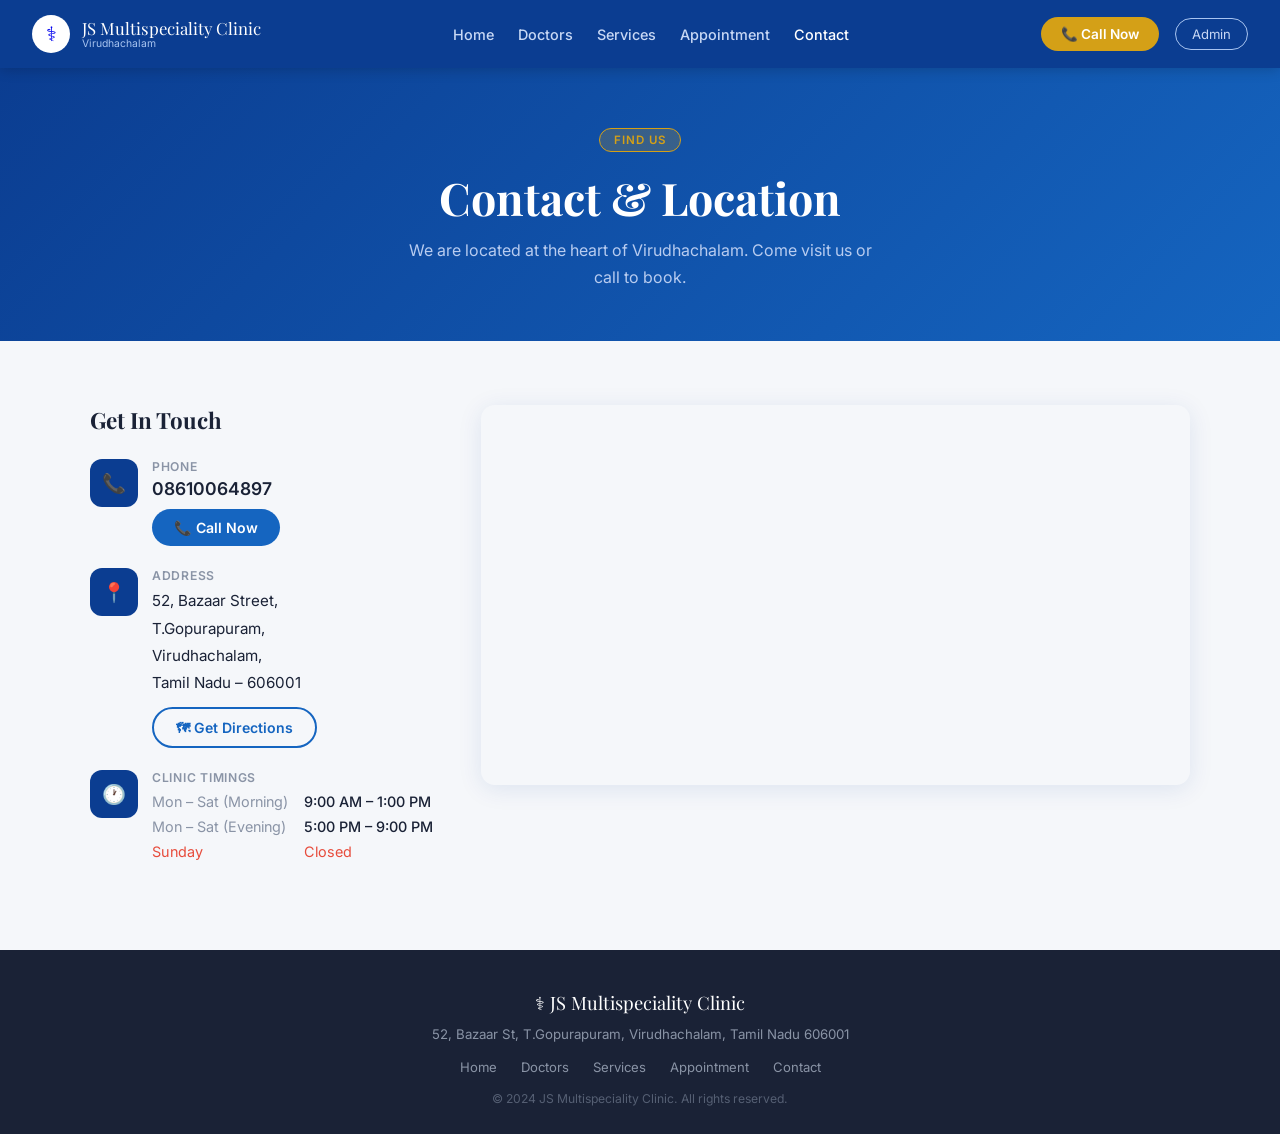
<file: contact.html>
<!DOCTYPE html>
<html lang="en">
<head>
  <meta charset="UTF-8"/><meta name="viewport" content="width=device-width, initial-scale=1.0"/>
  <title>Contact & Location – JS Multispeciality Clinic</title>
  <link rel="stylesheet" href="style.css"/>
</head>
<body>
<nav>
  <a href="index.html" class="nav-brand"><div class="nav-logo">⚕</div><div class="nav-title">JS Multispeciality Clinic<span>Virudhachalam</span></div></a>
  <ul class="nav-links">
    <li><a href="index.html">Home</a></li><li><a href="doctors.html">Doctors</a></li>
    <li><a href="services.html">Services</a></li><li><a href="appointment.html">Appointment</a></li>
    <li><a href="contact.html" class="active">Contact</a></li>
  </ul>
  <div style="display:flex;gap:8px;align-items:center;">
    <a href="tel:08610064897" class="nav-cta">📞 Call Now</a>
    <a href="admin.html" class="nav-admin">Admin</a>
  </div>
</nav>

<div class="page-hero">
  <div class="badge">Find Us</div>
  <h1>Contact & Location</h1>
  <p>We are located at the heart of Virudhachalam. Come visit us or call to book.</p>
</div>

<div class="section bg-light">
  <div style="display:flex;gap:36px;flex-wrap:wrap;max-width:1100px;margin:0 auto;">
    <div style="flex:1;min-width:260px;">
      <h3 style="font-family:'Playfair Display',serif;font-size:1.4rem;margin-bottom:24px;">Get In Touch</h3>

      <div style="display:flex;align-items:flex-start;gap:14px;margin-bottom:22px;">
        <div style="width:48px;height:48px;border-radius:12px;background:#0B3D91;display:flex;align-items:center;justify-content:center;font-size:1.2rem;flex-shrink:0;">📞</div>
        <div>
          <div style="font-size:0.76rem;color:#8A94A6;font-weight:600;text-transform:uppercase;letter-spacing:0.06em;margin-bottom:4px;">Phone</div>
          <div style="font-size:1.1rem;font-weight:600;">08610064897</div>
          <a href="tel:08610064897" class="btn btn-primary" style="margin-top:10px;font-size:0.88rem;padding:10px 22px;">📞 Call Now</a>
        </div>
      </div>

      <div style="display:flex;align-items:flex-start;gap:14px;margin-bottom:22px;">
        <div style="width:48px;height:48px;border-radius:12px;background:#0B3D91;display:flex;align-items:center;justify-content:center;font-size:1.2rem;flex-shrink:0;">📍</div>
        <div>
          <div style="font-size:0.76rem;color:#8A94A6;font-weight:600;text-transform:uppercase;letter-spacing:0.06em;margin-bottom:4px;">Address</div>
          <div style="font-size:0.95rem;line-height:1.8;">52, Bazaar Street,<br/>T.Gopurapuram,<br/>Virudhachalam,<br/>Tamil Nadu – 606001</div>
          <a href="https://maps.google.com/?q=52+Bazaar+St+T.Gopurapuram+Virudhachalam+Tamil+Nadu+606001" target="_blank" class="btn btn-outline" style="margin-top:10px;font-size:0.88rem;padding:10px 22px;">🗺 Get Directions</a>
        </div>
      </div>

      <div style="display:flex;align-items:flex-start;gap:14px;margin-bottom:22px;">
        <div style="width:48px;height:48px;border-radius:12px;background:#0B3D91;display:flex;align-items:center;justify-content:center;font-size:1.2rem;flex-shrink:0;">🕐</div>
        <div>
          <div style="font-size:0.76rem;color:#8A94A6;font-weight:600;text-transform:uppercase;letter-spacing:0.06em;margin-bottom:4px;">Clinic Timings</div>
          <table style="font-size:0.9rem;border-collapse:collapse;">
            <tr><td style="padding:4px 16px 4px 0;color:#8A94A6;">Mon – Sat (Morning)</td><td style="font-weight:500;">9:00 AM – 1:00 PM</td></tr>
            <tr><td style="padding:4px 16px 4px 0;color:#8A94A6;">Mon – Sat (Evening)</td><td style="font-weight:500;">5:00 PM – 9:00 PM</td></tr>
            <tr><td style="padding:4px 16px 4px 0;color:#e74c3c;">Sunday</td><td style="color:#e74c3c;">Closed</td></tr>
          </table>
        </div>
      </div>
    </div>

    <!-- Map -->
    <div style="flex:2;min-width:300px;border-radius:14px;overflow:hidden;box-shadow:0 4px 24px rgba(11,61,145,0.10);height:380px;">
      <iframe src="https://maps.google.com/maps?q=52+Bazaar+St+T.Gopurapuram+Virudhachalam+Tamil+Nadu+606001&output=embed"
        width="100%" height="100%" style="border:none;" allowfullscreen loading="lazy"></iframe>
    </div>
  </div>
</div>

<footer>
  <div class="footer-brand">⚕ JS Multispeciality Clinic</div>
  <p>52, Bazaar St, T.Gopurapuram, Virudhachalam, Tamil Nadu 606001</p>
  <div class="footer-links">
    <a href="index.html">Home</a><a href="doctors.html">Doctors</a>
    <a href="services.html">Services</a><a href="appointment.html">Appointment</a><a href="contact.html">Contact</a>
  </div>
  <p style="font-size:0.76rem;color:#555f73;margin-top:8px;">© 2024 JS Multispeciality Clinic. All rights reserved.</p>
</footer>
</body>
</html>
</file>
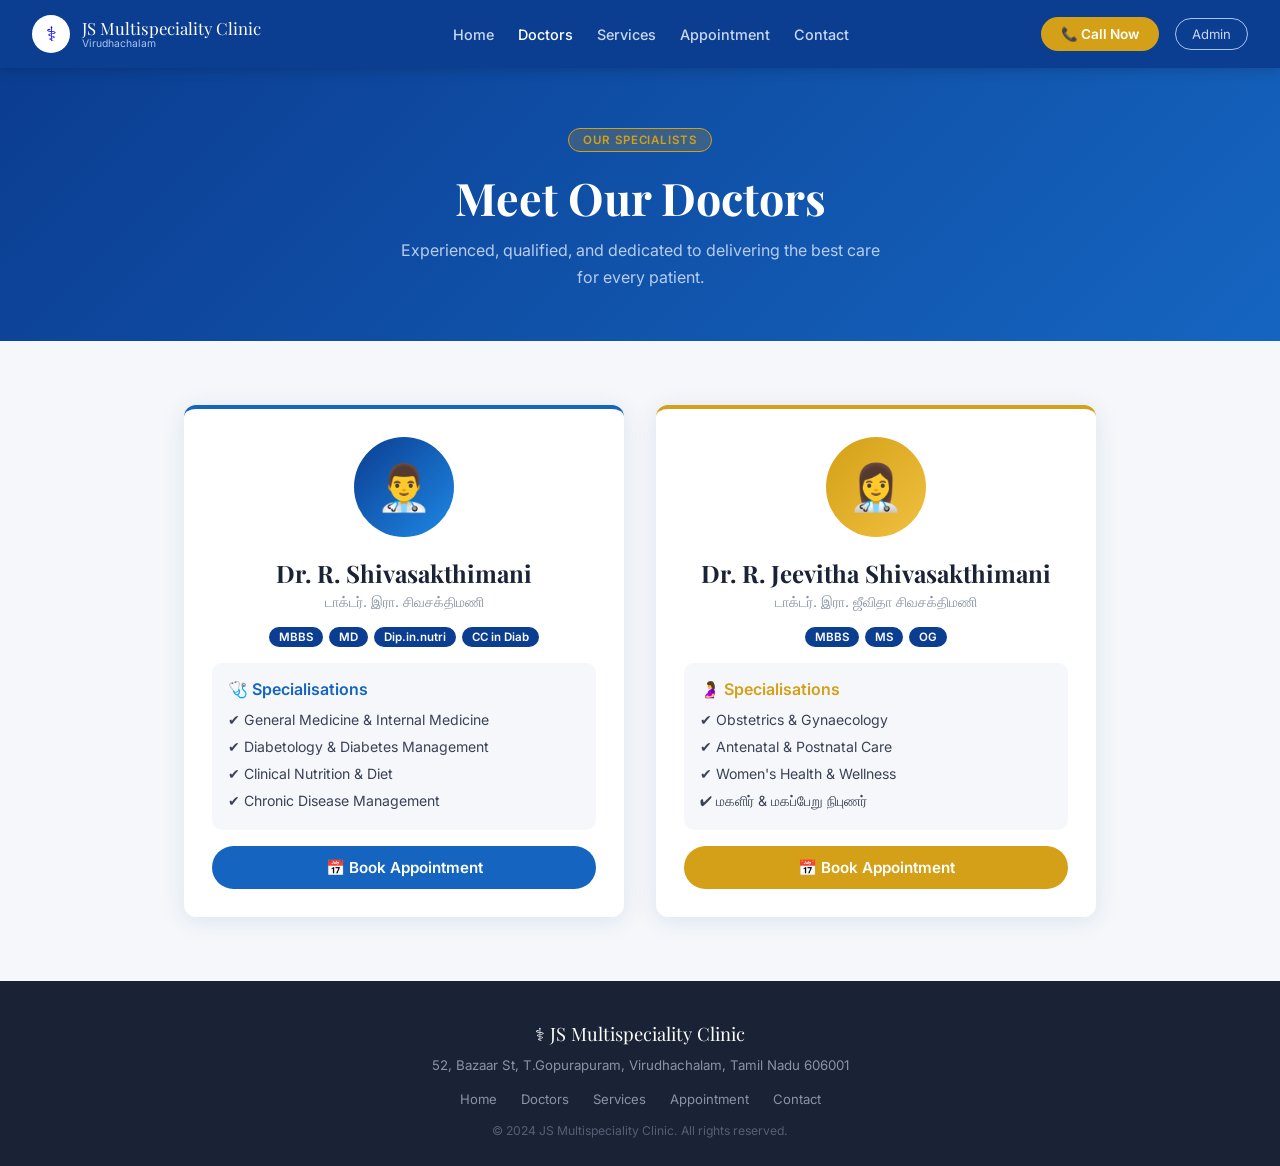
<file: doctors.html>
<!DOCTYPE html>
<html lang="en">
<head>
  <meta charset="UTF-8"/><meta name="viewport" content="width=device-width, initial-scale=1.0"/>
  <title>Our Doctors – JS Multispeciality Clinic</title>
  <link rel="stylesheet" href="style.css"/>
</head>
<body>
<nav>
  <a href="index.html" class="nav-brand"><div class="nav-logo">⚕</div><div class="nav-title">JS Multispeciality Clinic<span>Virudhachalam</span></div></a>
  <ul class="nav-links">
    <li><a href="index.html">Home</a></li><li><a href="doctors.html" class="active">Doctors</a></li>
    <li><a href="services.html">Services</a></li><li><a href="appointment.html">Appointment</a></li>
    <li><a href="contact.html">Contact</a></li>
  </ul>
  <div style="display:flex;gap:8px;align-items:center;">
    <a href="tel:08610064897" class="nav-cta">📞 Call Now</a>
    <a href="admin.html" class="nav-admin">Admin</a>
  </div>
</nav>

<div class="page-hero">
  <div class="badge">Our Specialists</div>
  <h1>Meet Our Doctors</h1>
  <p>Experienced, qualified, and dedicated to delivering the best care for every patient.</p>
</div>

<div class="section bg-light">
  <div style="display:flex;gap:32px;flex-wrap:wrap;justify-content:center;max-width:1000px;margin:0 auto;">

    <!-- Doctor 1 -->
    <div class="card" style="flex:1;min-width:280px;max-width:440px;border-top:4px solid #1565C0;text-align:center;">
      <div style="width:100px;height:100px;border-radius:50%;background:linear-gradient(135deg,#0B3D91,#1E88E5);display:flex;align-items:center;justify-content:center;font-size:2.8rem;color:#fff;margin:0 auto 20px;">👨‍⚕️</div>
      <h2 style="font-family:'Playfair Display',serif;font-size:1.5rem;margin-bottom:4px;">Dr. R. Shivasakthimani</h2>
      <p style="color:#8A94A6;font-size:0.9rem;margin-bottom:16px;">டாக்டர். இரா. சிவசக்திமணி</p>
      <div style="display:flex;flex-wrap:wrap;gap:6px;justify-content:center;margin-bottom:16px;">
        <span style="background:#0B3D91;color:#fff;font-size:0.72rem;font-weight:600;padding:3px 10px;border-radius:12px;">MBBS</span>
        <span style="background:#0B3D91;color:#fff;font-size:0.72rem;font-weight:600;padding:3px 10px;border-radius:12px;">MD</span>
        <span style="background:#0B3D91;color:#fff;font-size:0.72rem;font-weight:600;padding:3px 10px;border-radius:12px;">Dip.in.nutri</span>
        <span style="background:#0B3D91;color:#fff;font-size:0.72rem;font-weight:600;padding:3px 10px;border-radius:12px;">CC in Diab</span>
      </div>
      <div style="background:#F5F7FA;border-radius:10px;padding:16px;text-align:left;margin-bottom:16px;">
        <div style="font-weight:600;color:#1565C0;margin-bottom:8px;">🩺 Specialisations</div>
        <ul style="list-style:none;font-size:0.88rem;color:#3A4255;line-height:1.9;">
          <li>✔ General Medicine & Internal Medicine</li>
          <li>✔ Diabetology & Diabetes Management</li>
          <li>✔ Clinical Nutrition & Diet</li>
          <li>✔ Chronic Disease Management</li>
        </ul>
      </div>
      <a href="appointment.html" class="btn btn-primary" style="width:100%;justify-content:center;">📅 Book Appointment</a>
    </div>

    <!-- Doctor 2 -->
    <div class="card" style="flex:1;min-width:280px;max-width:440px;border-top:4px solid #D4A017;text-align:center;">
      <div style="width:100px;height:100px;border-radius:50%;background:linear-gradient(135deg,#D4A017,#f0c040);display:flex;align-items:center;justify-content:center;font-size:2.8rem;color:#fff;margin:0 auto 20px;">👩‍⚕️</div>
      <h2 style="font-family:'Playfair Display',serif;font-size:1.5rem;margin-bottom:4px;">Dr. R. Jeevitha Shivasakthimani</h2>
      <p style="color:#8A94A6;font-size:0.9rem;margin-bottom:16px;">டாக்டர். இரா. ஜீவிதா சிவசக்திமணி</p>
      <div style="display:flex;flex-wrap:wrap;gap:6px;justify-content:center;margin-bottom:16px;">
        <span style="background:#0B3D91;color:#fff;font-size:0.72rem;font-weight:600;padding:3px 10px;border-radius:12px;">MBBS</span>
        <span style="background:#0B3D91;color:#fff;font-size:0.72rem;font-weight:600;padding:3px 10px;border-radius:12px;">MS</span>
        <span style="background:#0B3D91;color:#fff;font-size:0.72rem;font-weight:600;padding:3px 10px;border-radius:12px;">OG</span>
      </div>
      <div style="background:#F5F7FA;border-radius:10px;padding:16px;text-align:left;margin-bottom:16px;">
        <div style="font-weight:600;color:#D4A017;margin-bottom:8px;">🤰 Specialisations</div>
        <ul style="list-style:none;font-size:0.88rem;color:#3A4255;line-height:1.9;">
          <li>✔ Obstetrics & Gynaecology</li>
          <li>✔ Antenatal & Postnatal Care</li>
          <li>✔ Women's Health & Wellness</li>
          <li>✔ மகளிர் & மகப்பேறு நிபுணர்</li>
        </ul>
      </div>
      <a href="appointment.html" class="btn btn-gold" style="width:100%;justify-content:center;">📅 Book Appointment</a>
    </div>
  </div>
</div>

<footer>
  <div class="footer-brand">⚕ JS Multispeciality Clinic</div>
  <p>52, Bazaar St, T.Gopurapuram, Virudhachalam, Tamil Nadu 606001</p>
  <div class="footer-links">
    <a href="index.html">Home</a><a href="doctors.html">Doctors</a>
    <a href="services.html">Services</a><a href="appointment.html">Appointment</a><a href="contact.html">Contact</a>
  </div>
  <p style="font-size:0.76rem;color:#555f73;margin-top:8px;">© 2024 JS Multispeciality Clinic. All rights reserved.</p>
</footer>
</body>
</html>
</file>
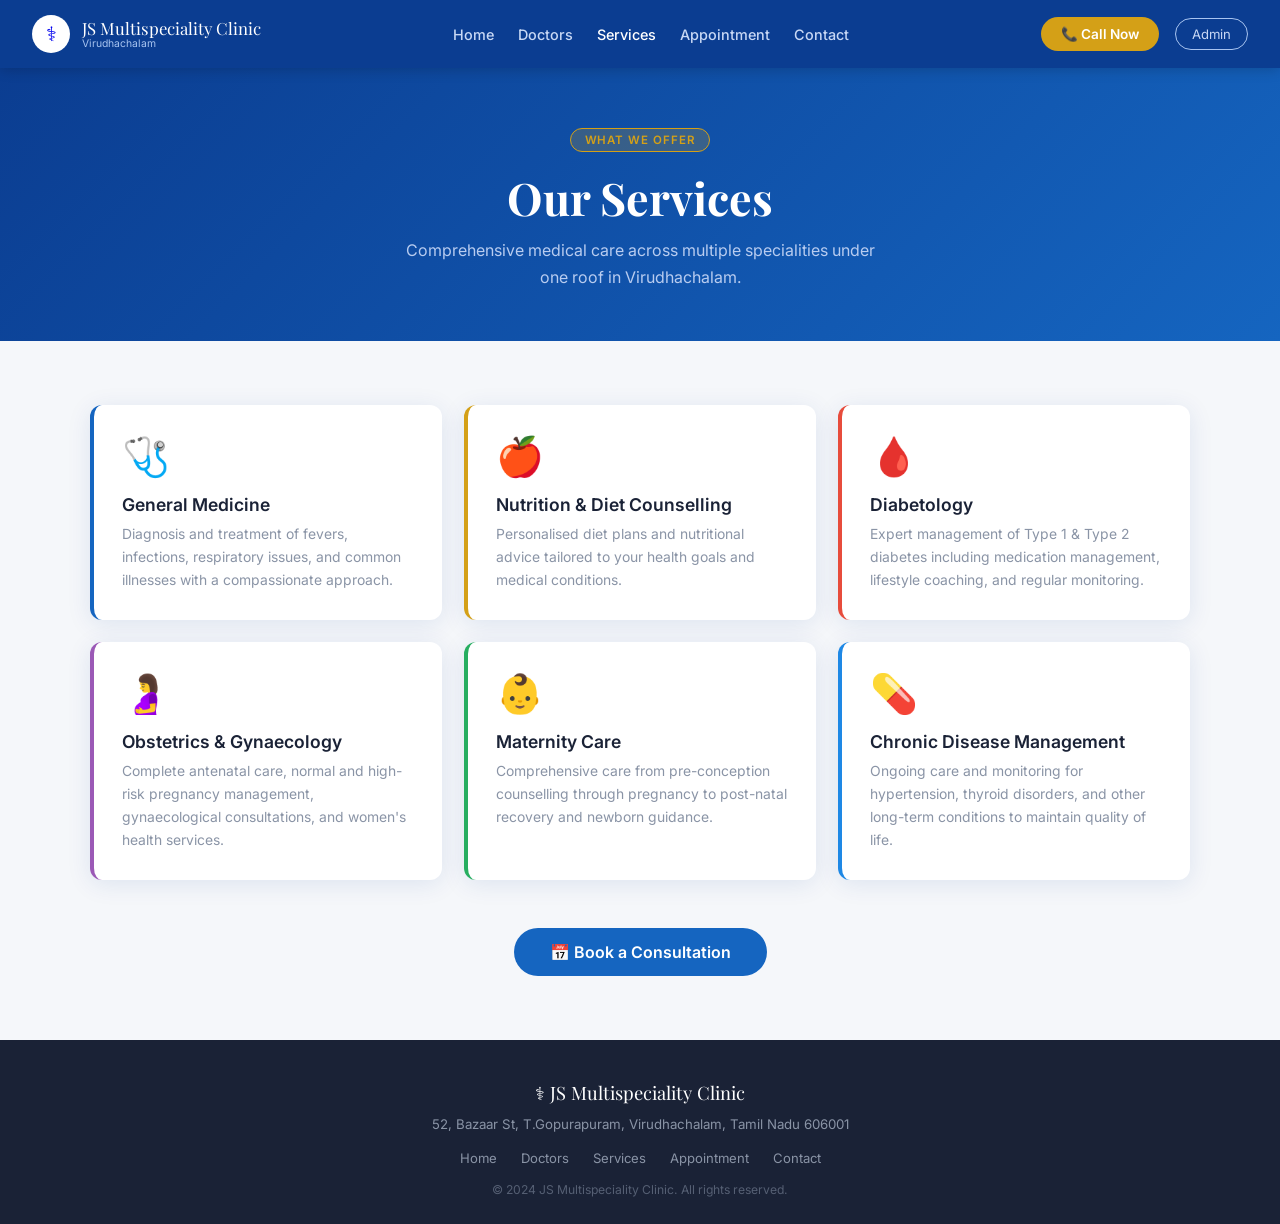
<file: services.html>
<!DOCTYPE html>
<html lang="en">
<head>
  <meta charset="UTF-8"/><meta name="viewport" content="width=device-width, initial-scale=1.0"/>
  <title>Services – JS Multispeciality Clinic</title>
  <link rel="stylesheet" href="style.css"/>
</head>
<body>
<nav>
  <a href="index.html" class="nav-brand"><div class="nav-logo">⚕</div><div class="nav-title">JS Multispeciality Clinic<span>Virudhachalam</span></div></a>
  <ul class="nav-links">
    <li><a href="index.html">Home</a></li><li><a href="doctors.html">Doctors</a></li>
    <li><a href="services.html" class="active">Services</a></li><li><a href="appointment.html">Appointment</a></li>
    <li><a href="contact.html">Contact</a></li>
  </ul>
  <div style="display:flex;gap:8px;align-items:center;">
    <a href="tel:08610064897" class="nav-cta">📞 Call Now</a>
    <a href="admin.html" class="nav-admin">Admin</a>
  </div>
</nav>

<div class="page-hero">
  <div class="badge">What We Offer</div>
  <h1>Our Services</h1>
  <p>Comprehensive medical care across multiple specialities under one roof in Virudhachalam.</p>
</div>

<div class="section bg-light">
  <div style="display:grid;grid-template-columns:repeat(auto-fit,minmax(260px,1fr));gap:22px;max-width:1100px;margin:0 auto;">
    <div class="card" style="border-left:4px solid #1565C0;">
      <div style="font-size:2.4rem;margin-bottom:14px;">🩺</div>
      <h3 style="font-size:1.1rem;font-weight:600;margin-bottom:8px;">General Medicine</h3>
      <p style="color:#8A94A6;font-size:0.87rem;line-height:1.65;">Diagnosis and treatment of fevers, infections, respiratory issues, and common illnesses with a compassionate approach.</p>
    </div>
    <div class="card" style="border-left:4px solid #D4A017;">
      <div style="font-size:2.4rem;margin-bottom:14px;">🍎</div>
      <h3 style="font-size:1.1rem;font-weight:600;margin-bottom:8px;">Nutrition & Diet Counselling</h3>
      <p style="color:#8A94A6;font-size:0.87rem;line-height:1.65;">Personalised diet plans and nutritional advice tailored to your health goals and medical conditions.</p>
    </div>
    <div class="card" style="border-left:4px solid #e74c3c;">
      <div style="font-size:2.4rem;margin-bottom:14px;">🩸</div>
      <h3 style="font-size:1.1rem;font-weight:600;margin-bottom:8px;">Diabetology</h3>
      <p style="color:#8A94A6;font-size:0.87rem;line-height:1.65;">Expert management of Type 1 & Type 2 diabetes including medication management, lifestyle coaching, and regular monitoring.</p>
    </div>
    <div class="card" style="border-left:4px solid #9b59b6;">
      <div style="font-size:2.4rem;margin-bottom:14px;">🤰</div>
      <h3 style="font-size:1.1rem;font-weight:600;margin-bottom:8px;">Obstetrics & Gynaecology</h3>
      <p style="color:#8A94A6;font-size:0.87rem;line-height:1.65;">Complete antenatal care, normal and high-risk pregnancy management, gynaecological consultations, and women's health services.</p>
    </div>
    <div class="card" style="border-left:4px solid #27ae60;">
      <div style="font-size:2.4rem;margin-bottom:14px;">👶</div>
      <h3 style="font-size:1.1rem;font-weight:600;margin-bottom:8px;">Maternity Care</h3>
      <p style="color:#8A94A6;font-size:0.87rem;line-height:1.65;">Comprehensive care from pre-conception counselling through pregnancy to post-natal recovery and newborn guidance.</p>
    </div>
    <div class="card" style="border-left:4px solid #1E88E5;">
      <div style="font-size:2.4rem;margin-bottom:14px;">💊</div>
      <h3 style="font-size:1.1rem;font-weight:600;margin-bottom:8px;">Chronic Disease Management</h3>
      <p style="color:#8A94A6;font-size:0.87rem;line-height:1.65;">Ongoing care and monitoring for hypertension, thyroid disorders, and other long-term conditions to maintain quality of life.</p>
    </div>
  </div>

  <div style="text-align:center;margin-top:48px;">
    <a href="appointment.html" class="btn btn-primary" style="font-size:1rem;padding:14px 36px;">📅 Book a Consultation</a>
  </div>
</div>

<footer>
  <div class="footer-brand">⚕ JS Multispeciality Clinic</div>
  <p>52, Bazaar St, T.Gopurapuram, Virudhachalam, Tamil Nadu 606001</p>
  <div class="footer-links">
    <a href="index.html">Home</a><a href="doctors.html">Doctors</a>
    <a href="services.html">Services</a><a href="appointment.html">Appointment</a><a href="contact.html">Contact</a>
  </div>
  <p style="font-size:0.76rem;color:#555f73;margin-top:8px;">© 2024 JS Multispeciality Clinic. All rights reserved.</p>
</footer>
</body>
</html>
</file>
<file: style.css>
/* ===== JS MULTISPECIALITY CLINIC - SHARED STYLES ===== */
@import url('https://fonts.googleapis.com/css2?family=Playfair+Display:wght@600;700&family=Inter:wght@300;400;500;600&display=swap');

:root {
  --blue-deep: #0B3D91;
  --blue-mid: #1565C0;
  --blue-light: #1E88E5;
  --gold: #D4A017;
  --white: #FFFFFF;
  --off-white: #F5F7FA;
  --gray-100: #EEF1F6;
  --gray-400: #8A94A6;
  --gray-700: #3A4255;
  --text: #1A2236;
  --radius: 12px;
  --shadow: 0 4px 24px rgba(11,61,145,0.10);
}

* { box-sizing: border-box; margin: 0; padding: 0; }
body { font-family: 'Inter', sans-serif; color: var(--text); background: var(--white); }

/* NAV */
nav {
  background: var(--blue-deep);
  display: flex; align-items: center; justify-content: space-between;
  padding: 0 32px; height: 68px; position: sticky; top: 0; z-index: 100;
  box-shadow: 0 2px 12px rgba(0,0,0,0.18);
}
.nav-brand { display: flex; align-items: center; gap: 12px; text-decoration: none; }
.nav-logo { width: 38px; height: 38px; background: var(--white); border-radius: 50%;
  display: flex; align-items: center; justify-content: center; font-size: 20px; }
.nav-title { color: var(--white); font-family: 'Playfair Display', serif; font-size: 1.05rem; line-height: 1.2; }
.nav-title span { display: block; font-family: 'Inter', sans-serif; font-size: 0.65rem; font-weight: 400; color: #A8C4F0; }
.nav-links { display: flex; gap: 24px; list-style: none; }
.nav-links a { color: #C8D8F5; text-decoration: none; font-size: 0.9rem; font-weight: 500; transition: color .2s; }
.nav-links a:hover, .nav-links a.active { color: var(--white); }
.nav-cta { background: var(--gold); color: var(--white); border: none; padding: 9px 20px;
  border-radius: 24px; font-size: 0.85rem; font-weight: 600; cursor: pointer; text-decoration: none; transition: background .2s; }
.nav-cta:hover { background: #b88a10; }
.nav-admin { background: transparent; border: 1.5px solid #A8C4F0; color: #C8D8F5;
  padding: 7px 16px; border-radius: 24px; font-size: 0.82rem; cursor: pointer;
  margin-left: 8px; transition: all .2s; text-decoration: none; }
.nav-admin:hover { background: rgba(255,255,255,0.1); color: var(--white); }

/* PAGE HERO */
.page-hero { background: linear-gradient(135deg, var(--blue-deep), var(--blue-mid));
  color: var(--white); padding: 60px 32px 50px; text-align: center; }
.page-hero .badge { display: inline-block; background: rgba(212,160,23,0.2); border: 1px solid var(--gold);
  color: var(--gold); font-size: 0.72rem; font-weight: 600; letter-spacing: 0.08em;
  padding: 4px 14px; border-radius: 20px; margin-bottom: 16px; text-transform: uppercase; }
.page-hero h1 { font-family: 'Playfair Display', serif; font-size: clamp(1.8rem, 4vw, 2.8rem); margin-bottom: 10px; }
.page-hero p { color: #B8CCF0; font-size: 1rem; max-width: 480px; margin: 0 auto; line-height: 1.7; }

/* SECTION */
.section { padding: 64px 32px; }
.section.bg-light { background: var(--off-white); }
.section-label { font-size: 0.72rem; font-weight: 600; letter-spacing: 0.1em; color: var(--blue-light); text-transform: uppercase; margin-bottom: 8px; }
.section-title { font-family: 'Playfair Display', serif; font-size: clamp(1.5rem, 3vw, 2.1rem); color: var(--text); margin-bottom: 12px; }
.section-sub { color: var(--gray-400); line-height: 1.7; margin-bottom: 36px; max-width: 540px; }

/* CARDS */
.card { background: var(--white); border-radius: var(--radius); box-shadow: var(--shadow); padding: 28px; }

/* BUTTONS */
.btn { display: inline-flex; align-items: center; gap: 8px; padding: 12px 28px; border-radius: 28px;
  font-size: 0.95rem; font-weight: 600; cursor: pointer; border: none; text-decoration: none; transition: all .2s; }
.btn-primary { background: var(--blue-mid); color: var(--white); }
.btn-primary:hover { background: var(--blue-deep); transform: translateY(-1px); }
.btn-gold { background: var(--gold); color: var(--white); }
.btn-gold:hover { background: #b88a10; }
.btn-outline { background: transparent; border: 2px solid var(--blue-mid); color: var(--blue-mid); }
.btn-outline:hover { background: var(--blue-mid); color: var(--white); }

/* FORM */
.form-group { margin-bottom: 18px; }
.form-group label { display: block; font-size: 0.8rem; font-weight: 600; color: var(--gray-700);
  margin-bottom: 6px; text-transform: uppercase; letter-spacing: 0.05em; }
.form-group input, .form-group select, .form-group textarea {
  width: 100%; border: 1.5px solid var(--gray-100); border-radius: 8px; padding: 11px 14px;
  font-size: 0.94rem; font-family: 'Inter', sans-serif; color: var(--text);
  background: var(--off-white); transition: border-color .2s; outline: none;
}
.form-group input:focus, .form-group select:focus, .form-group textarea:focus {
  border-color: var(--blue-light); background: var(--white);
}
.form-row { display: flex; gap: 14px; }
.form-row .form-group { flex: 1; }
.form-submit { width: 100%; background: var(--blue-mid); color: var(--white); border: none;
  padding: 14px; border-radius: 10px; font-size: 1rem; font-weight: 600; cursor: pointer;
  transition: background .2s; margin-top: 4px; }
.form-submit:hover { background: var(--blue-deep); }
.form-submit:disabled { opacity: 0.6; cursor: not-allowed; }

/* STATUS BADGES */
.status-badge { padding: 3px 10px; border-radius: 10px; font-size: 0.75rem; font-weight: 600; }
.status-pending { background: #FFF3CD; color: #856404; }
.status-confirmed { background: #D1FAE5; color: #065F46; }
.status-completed { background: #DBEAFE; color: #1E40AF; }
.status-cancelled { background: #FFE4E4; color: #9B1C1C; }

/* ACTION BUTTONS */
.action-btn { background: none; border: 1.5px solid var(--blue-light); color: var(--blue-light);
  padding: 5px 12px; border-radius: 8px; font-size: 0.76rem; cursor: pointer;
  margin-right: 4px; margin-bottom: 4px; transition: all .2s; }
.action-btn:hover { background: var(--blue-light); color: var(--white); }
.action-btn.del { border-color: #e74c3c; color: #e74c3c; }
.action-btn.del:hover { background: #e74c3c; color: var(--white); }
.action-btn.success { border-color: #27ae60; color: #27ae60; }
.action-btn.success:hover { background: #27ae60; color: var(--white); }

/* TABLE */
.data-table { width: 100%; border-collapse: collapse; font-size: 0.88rem; }
.data-table th { background: var(--off-white); padding: 12px 16px; text-align: left;
  font-size: 0.73rem; font-weight: 600; color: var(--gray-400); text-transform: uppercase; letter-spacing: 0.06em; }
.data-table td { padding: 13px 16px; border-bottom: 1px solid var(--gray-100); color: var(--text); vertical-align: top; }
.data-table tr:last-child td { border-bottom: none; }
.data-table tr:hover td { background: var(--off-white); }

/* TOAST */
.toast { position: fixed; bottom: 28px; right: 28px; background: var(--blue-deep); color: var(--white);
  padding: 14px 24px; border-radius: 12px; font-size: 0.9rem; font-weight: 500; z-index: 2000;
  box-shadow: 0 8px 32px rgba(0,0,0,0.2); transform: translateY(80px); opacity: 0; transition: all .35s; }
.toast.show { transform: translateY(0); opacity: 1; }

/* FOOTER */
footer { background: var(--text); color: #8A94A6; padding: 40px 32px 24px; text-align: center; }
.footer-brand { font-family: 'Playfair Display', serif; font-size: 1.15rem; color: var(--white); margin-bottom: 8px; }
footer p { font-size: 0.83rem; line-height: 1.7; }
footer a { color: #6A9FD4; text-decoration: none; }
.footer-links { display: flex; justify-content: center; gap: 24px; flex-wrap: wrap; margin: 14px 0; }
.footer-links a { color: #8A94A6; text-decoration: none; font-size: 0.82rem; }
.footer-links a:hover { color: var(--white); }

/* EMPTY / LOADING */
.empty-state, .loading-state { padding: 48px; text-align: center; color: var(--gray-400); font-size: 0.92rem; }
.loading-state { color: var(--blue-mid); }

/* RESPONSIVE */
@media (max-width: 700px) {
  nav { padding: 0 16px; }
  .nav-links { display: none; }
  .section { padding: 48px 18px; }
  .form-row { flex-direction: column; }
  .data-table { font-size: 0.78rem; }
  .data-table th, .data-table td { padding: 9px 8px; }
}
</file>
